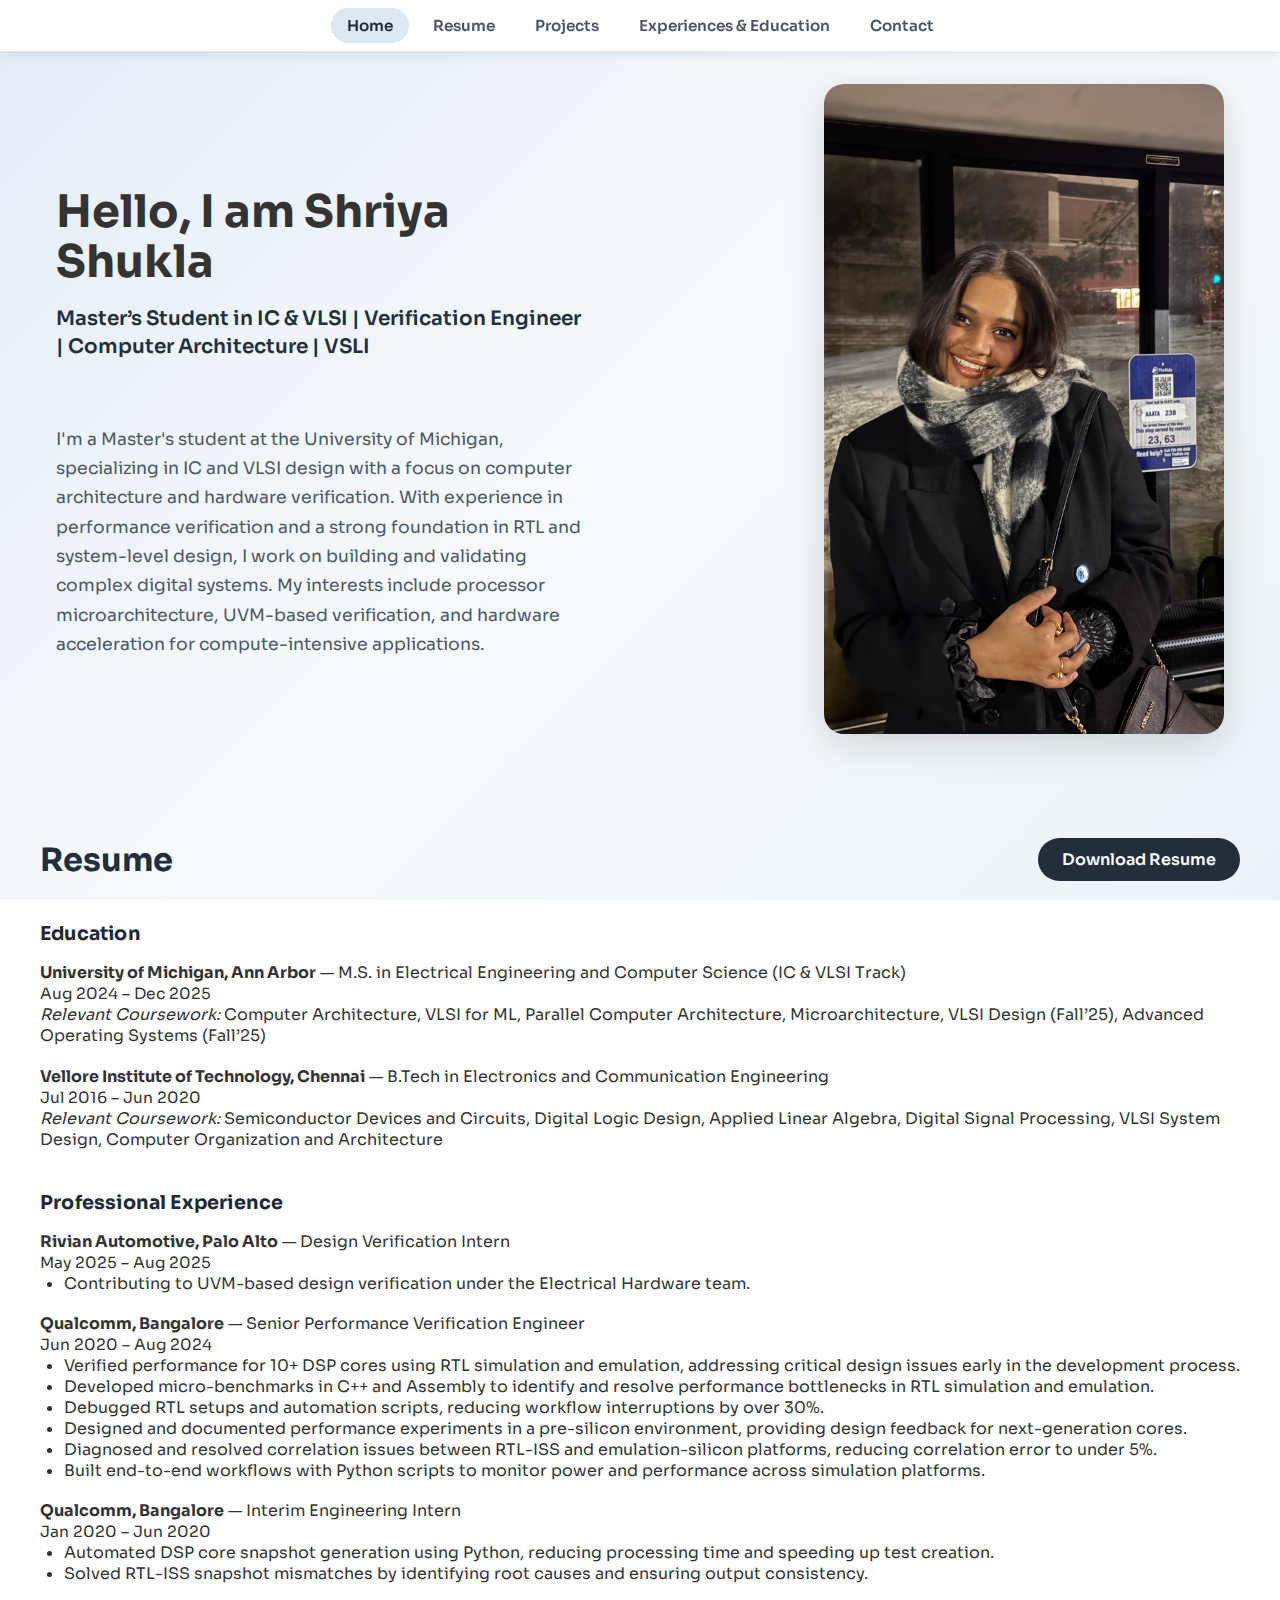
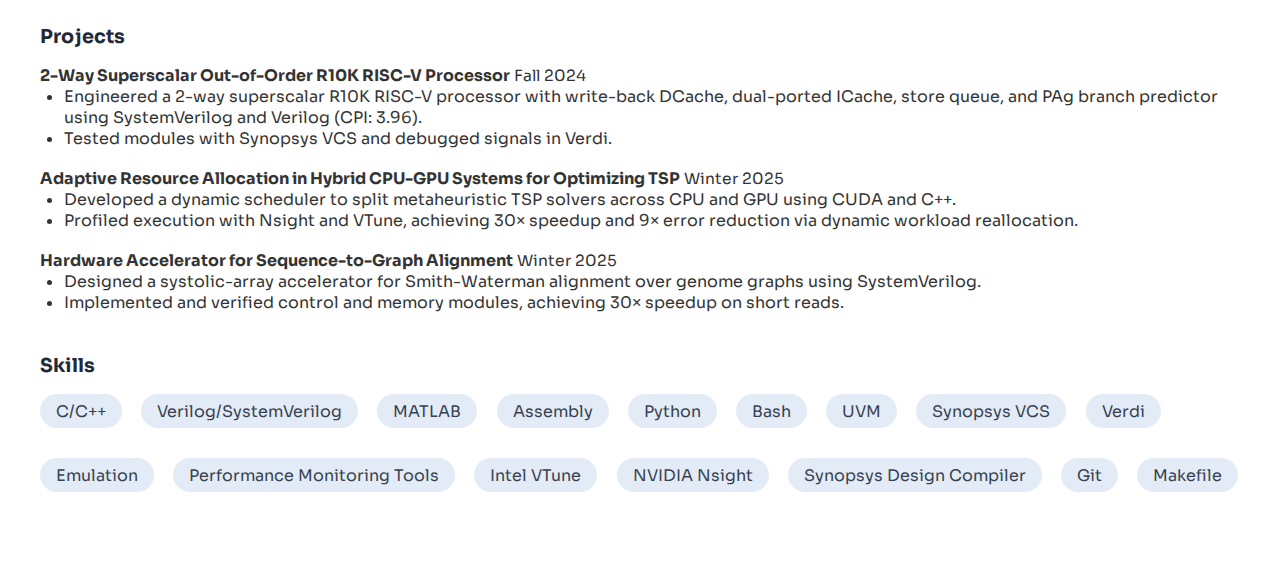
<file: index.html>
<!DOCTYPE html>
<html lang="en">
<head>
  <meta charset="UTF-8" />
  <meta name="viewport" content="width=device-width, initial-scale=1.0" />
  <title>Shriya Shukla</title>
  <link rel="stylesheet" href="style.css" />
  <link href="https://fonts.googleapis.com/css2?family=Sora:wght@400;600;700&display=swap" rel="stylesheet">
</head>
<body>
  <header>
    <nav class="navbar">
      <ul class="nav-links">
        <li><a href="#home" class="active">Home</a></li>
        <li><a href="#resume">Resume</a></li>
        <li><a href="projects.html">Projects</a></li>
        <li><a href="exp_edu.html">Experiences & Education</a></li>
        <li><a href="contact.html">Contact</a></li>
      </ul>
    </nav>
  </header>

  <main class="hero" id="home">
    <div class="hero-content">
      <div class="text-content">
        <h1 class="name">Hello, I am Shriya Shukla</h1>
        <p class="intro">Master’s Student in IC & VLSI | Verification Engineer | Computer Architecture | VSLI</p>
        <p class="about-para">I'm a Master's student at the University of Michigan, specializing in IC and VLSI design with a focus on computer architecture and hardware verification. With experience in performance verification and a strong foundation in RTL and system-level design, I work on building and validating complex digital systems. My interests include processor microarchitecture, UVM-based verification, and hardware acceleration for compute-intensive applications.</p>
      </div>
      <div class="image-content">
        <img src="Shriya.jpg" alt="Shriya Shukla">
      </div>
    </div>
  </main>

  <section id="resume" class="resume-section">
    <div class="resume-header">
      <h2>Resume</h2>
      <a href="https://shshriya.github.io/shriyashukla/Shriya_Shukla_Resume_UMich.pdf" class="download-btn" target="_blank" rel="noopener">Download Resume</a>
    </div>
    <div class="resume-content">
      <section class="resume-block">
        <h3>Education</h3>
        <ul>
          <li>
            <strong>University of Michigan, Ann Arbor</strong> — M.S. in Electrical Engineering and Computer Science (IC & VLSI Track)<br>
            <span class="resume-date">Aug 2024 – Dec 2025</span><br>
            <em>Relevant Coursework:</em> Computer Architecture, VLSI for ML, Parallel Computer Architecture, Microarchitecture, VLSI Design (Fall’25), Advanced Operating Systems (Fall’25)
          </li>
          <li>
            <strong>Vellore Institute of Technology, Chennai</strong> — B.Tech in Electronics and Communication Engineering<br>
            <span class="resume-date">Jul 2016 – Jun 2020</span><br>
            <em>Relevant Coursework:</em> Semiconductor Devices and Circuits, Digital Logic Design, Applied Linear Algebra, Digital Signal Processing, VLSI System Design, Computer Organization and Architecture
          </li>
        </ul>
      </section>
      <section class="resume-block">
        <h3>Professional Experience</h3>
        <ul>
          <li>
            <strong>Rivian Automotive, Palo Alto</strong> — Design Verification Intern<br>
            <span class="resume-date">May 2025 – Aug 2025</span>
            <ul class="resume-bullets">
              <li>Contributing to UVM-based design verification under the Electrical Hardware team.</li>
            </ul>
          </li>
          <li>
            <strong>Qualcomm, Bangalore</strong> — Senior Performance Verification Engineer<br>
            <span class="resume-date">Jun 2020 – Aug 2024</span>
            <ul class="resume-bullets">
              <li>Verified performance for 10+ DSP cores using RTL simulation and emulation, addressing critical design issues early in the development process.</li>
              <li>Developed micro-benchmarks in C++ and Assembly to identify and resolve performance bottlenecks in RTL simulation and emulation.</li>
              <li>Debugged RTL setups and automation scripts, reducing workflow interruptions by over 30%.</li>
              <li>Designed and documented performance experiments in a pre-silicon environment, providing design feedback for next-generation cores.</li>
              <li>Diagnosed and resolved correlation issues between RTL-ISS and emulation-silicon platforms, reducing correlation error to under 5%.</li>
              <li>Built end-to-end workflows with Python scripts to monitor power and performance across simulation platforms.</li>
            </ul>
          </li>
          <li>
            <strong>Qualcomm, Bangalore</strong> — Interim Engineering Intern<br>
            <span class="resume-date">Jan 2020 – Jun 2020</span>
            <ul class="resume-bullets">
              <li>Automated DSP core snapshot generation using Python, reducing processing time and speeding up test creation.</li>
              <li>Solved RTL-ISS snapshot mismatches by identifying root causes and ensuring output consistency.</li>
            </ul>
          </li>
        </ul>
      </section>
      <section class="resume-block">
        <h3>Projects</h3>
        <ul>
          <li>
            <strong>2-Way Superscalar Out-of-Order R10K RISC-V Processor</strong> <span class="resume-date">Fall 2024</span>
            <ul class="resume-bullets">
              <li>Engineered a 2-way superscalar R10K RISC-V processor with write-back DCache, dual-ported ICache, store queue, and PAg branch predictor using SystemVerilog and Verilog (CPI: 3.96).</li>
              <li>Tested modules with Synopsys VCS and debugged signals in Verdi.</li>
            </ul>
          </li>
          <li>
            <strong>Adaptive Resource Allocation in Hybrid CPU-GPU Systems for Optimizing TSP</strong> <span class="resume-date">Winter 2025</span>
            <ul class="resume-bullets">
              <li>Developed a dynamic scheduler to split metaheuristic TSP solvers across CPU and GPU using CUDA and C++.</li>
              <li>Profiled execution with Nsight and VTune, achieving 30× speedup and 9× error reduction via dynamic workload reallocation.</li>
            </ul>
          </li>
          <li>
            <strong>Hardware Accelerator for Sequence-to-Graph Alignment</strong> <span class="resume-date">Winter 2025</span>
            <ul class="resume-bullets">
              <li>Designed a systolic-array accelerator for Smith-Waterman alignment over genome graphs using SystemVerilog.</li>
              <li>Implemented and verified control and memory modules, achieving 30× speedup on short reads.</li>
            </ul>
          </li>
        </ul>
      </section>
      <section class="resume-block">
        <h3>Skills</h3>
        <ul class="skills-list">
          <li>C/C++</li>
          <li>Verilog/SystemVerilog</li>
          <li>MATLAB</li>
          <li>Assembly</li>
          <li>Python</li>
          <li>Bash</li>
          <li>UVM</li>
          <li>Synopsys VCS</li>
          <li>Verdi</li>
          <li>Emulation</li>
          <li>Performance Monitoring Tools</li>
          <li>Intel VTune</li>
          <li>NVIDIA Nsight</li>
          <li>Synopsys Design Compiler</li>
          <li>Git</li>
          <li>Makefile</li>
        </ul>
      </section>
    </div>
  </section>
</body>
</html>
</file>
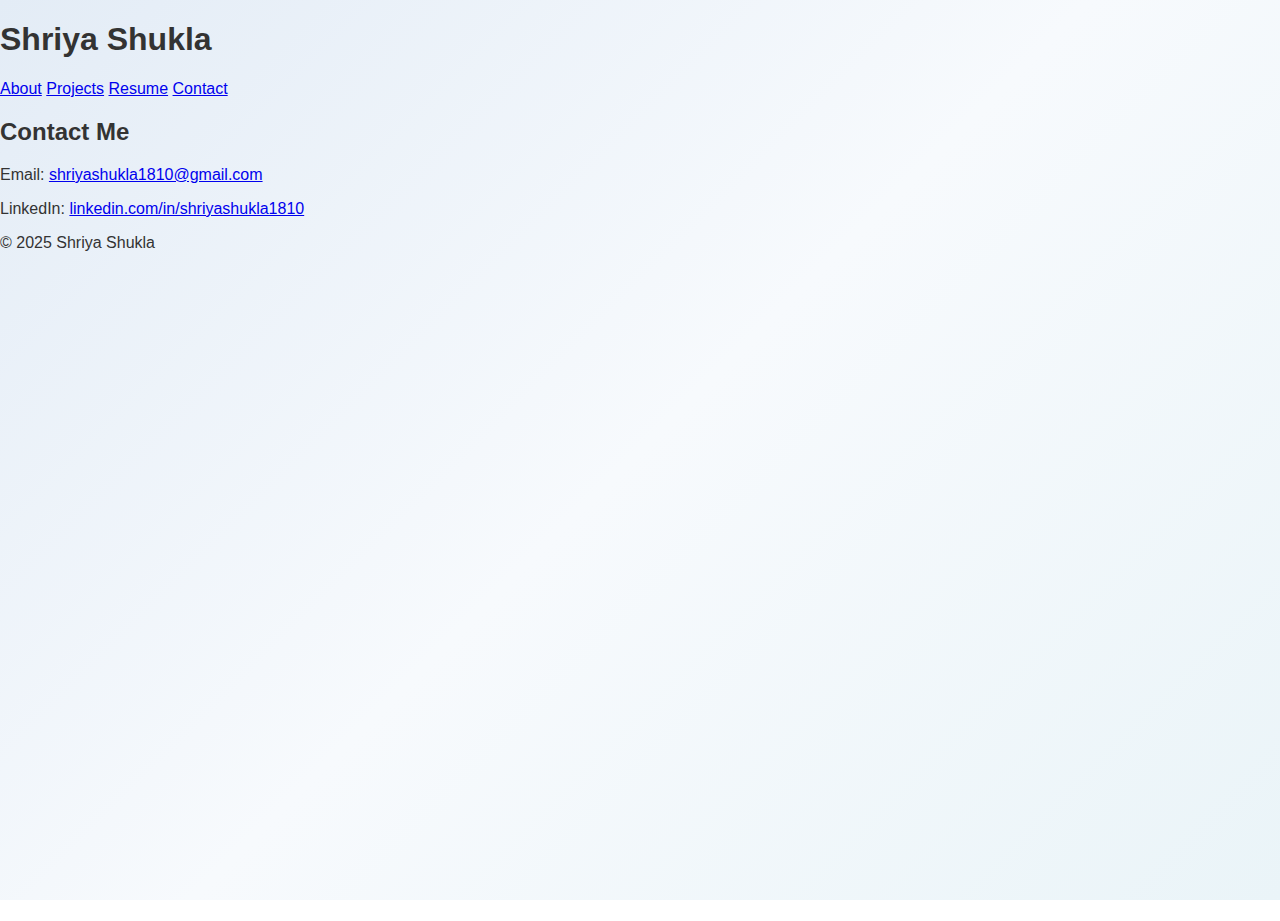
<file: contact.html>
<!DOCTYPE html>
<html lang="en">
<head>
  <meta charset="UTF-8" />
  <meta name="viewport" content="width=device-width, initial-scale=1.0" />
  <title>Contact - Shriya Shukla</title>
  <link rel="stylesheet" href="style.css" />
</head>
<body>
  <header>
    <div class="container">
      <h1>Shriya Shukla</h1>
      <nav>
        <a href="index.html#about">About</a>
        <a href="index.html#projects">Projects</a>
        <a href="index.html#resume">Resume</a>
        <a href="contact.html">Contact</a>
      </nav>
    </div>
  </header>

  <section class="section">
    <div class="container">
      <h2>Contact Me</h2>
      <p>Email: <a href="mailto:shriyashukla1810@gmail.com">shriyashukla1810@gmail.com</a></p>
      <p>LinkedIn: <a href="https://www.linkedin.com/in/shriyashukla1810/" target="_blank">linkedin.com/in/shriyashukla1810</a></p>
    </div>
  </section>

  <footer>
    <div class="container">
      <p>© 2025 Shriya Shukla</p>
    </div>
  </footer>
</body>
</html>
</file>
<file: style.css>
body {
  min-height: 100vh;
  margin: 0;
  font-family: 'Sora', sans-serif;
  background: linear-gradient(135deg, #e3ecf6, #f7fafd, #eaf4f8);
  background-attachment: fixed;
  background-repeat: no-repeat;
  background-size: cover;
  color: #333;
  scroll-behavior: smooth;
}

.navbar {
  position: fixed;
  top: 0;
  left: 0;
  right: 0;
  background: #ffffff;
  padding: 0.5rem 1rem;
  overflow-x: auto;
  box-shadow: 0 4px 12px rgba(0, 0, 0, 0.08);
  z-index: 1000;
  display: flex;
  justify-content: center;
}

.nav-links {
  list-style: none;
  display: flex;
  flex-wrap: nowrap;
  overflow-x: auto;
  gap: 0.5rem;
  margin: 0;
  padding: 0;
  scrollbar-width: none;
}

.nav-links::-webkit-scrollbar {
  display: none;
}

.nav-links a {
  display: inline-block;
  text-decoration: none;
  color: #4b5563;
  font-weight: 600;
  padding: 0.5rem 1rem;
  border-radius: 9999px;
  transition: background 0.3s, color 0.3s;
  white-space: nowrap;
  font-size: 0.95rem;
}

.nav-links a.active,
.nav-links a:hover {
  background-color: #dce7f2;
  color: #1f2937;
}

.hero {
  display: flex;
  justify-content: center;
  align-items: center;
  padding: 1.25rem 1rem; /* reduced vertical padding */
  min-height: auto;
  padding-bottom: 1rem;
  margin-bottom: 0;
}

.hero-content {
  display: flex;
  flex-direction: column;
  align-items: center;
  gap: 2rem; /* reduced gap between columns on small screens */
  max-width: 1200px;
  width: 100%;
  padding: 2rem 1.5rem; /* reduced inner padding */
}

.text-content {
  max-width: 650px;
  width: 100%;
  display: flex;
  flex-direction: column;
  align-items: flex-start;
  text-align: centre;
  gap: 0; /* We'll control spacing with margins below */
}

.name {
  font-size: 2.8rem;
  font-weight: 700;
  margin-bottom: 1.1rem;
  line-height: 1.1;
}

.intro {
  font-size: 1.25rem;
  font-weight: 600;
  color: #222e3a;
  margin-bottom: 2.2rem; /* Twice the gap as name->tagline */
  margin-top: 0;
  line-height: 1.4;
}

.about-para {
  font-size: 1.08rem;
  color: #4b5563;
  margin-top: 1.8rem; /* Space below tagline */
  margin-bottom: 0;
  line-height: 1.7;
}

.image-content {
  display: flex;
  align-items: center;
  justify-content: center;
  max-width: 500px;
  width: 100%;
  padding-left: 2rem;
}

.image-content img {
  width: 320px;
  height: auto;
  max-height: 60vh;
  border-radius: 20px;
  object-fit: cover;
}

/* Strong site-wide spacing override for all main sections */
main.hero,
.resume-section,
.projects-section,
.exp-edu-section,
.contact-section {
  padding: 1.25rem 1.5rem !important;
  margin: 0 !important;
  scroll-margin-top: 7rem;
}
/* Remove large per-section paddings that appear earlier */
.resume-section,
.projects-section,
.exp-edu-section,
.contact-section {
  padding-top: 1.25rem !important;
  padding-bottom: 1.25rem !important;
}

/* Override any per-section large paddings already declared below */
.resume-section { padding: 1.5rem 1.5rem; }
.projects-section { padding: 1.5rem 1.5rem; }
.exp-edu-section { padding: 1.5rem 1.5rem; }
.contact-section { padding: 1.5rem 1.5rem; }

@media (min-width: 900px) {
  .hero-content {
    flex-direction: row;
    align-items: center;
    justify-content: center; /* Center both columns horizontally */
    gap: 3rem;               /* Reduce space between text and image */
    padding: 4rem 2rem;
    max-width: 1200px;
    margin: 0 auto;
    width: 100%;
  }
  .text-content, .image-content {
    flex: 1 1 0;
    max-width: 50%;
  }
  .text-content {
    padding-right: 2rem;
    align-items: flex-start;
    text-align: centre;
  }
  .image-content {
    padding-left: 2rem;
    display: flex;
    justify-content: flex-end;
    align-items: center;
  }
  .image-content img {
    width: 400px;
    height: 650px;
    max-height: 80vh;
    border-radius: 20px;
    object-fit: cover;
    box-shadow: 0 10px 40px rgba(0, 0, 0, 0.15);
    display: block;
  }
}

@media (max-width: 899px) {
  .hero-content {
    flex-direction: column;
    gap: 2.5rem;
    padding: 2rem 0.5rem;
  }
  .text-content {
    align-items: center;
    text-align: center;
    padding: 0;
    max-width: 100%;
  }
  .image-content {
    padding: 0;
    max-width: 100%;
  }
  .image-content img {
    width: 95vw;
    max-width: 340px;
    height: 240px;
  }
}

/* Remove typing animation and cursor */
.typed-text, .cursor {
  display: none !important;
}

.resume-section {
  /*color: #333;*/
  /*background: linear-gradient(135deg, #e3ecf6, #f7fafd, #eaf4f8);*/
  padding: 5rem 1.5rem 4rem 1.5rem;
  scroll-margin-top: 7rem; /* Offset for fixed navbar */
  /* Reduce top spacing for the resume section that follows the hero */
  margin-top: 1rem;
  padding-top: 1rem;
}

.resume-header {
  display: flex;
  flex-direction: row;
  align-items: center;
  justify-content: space-between;
  max-width: 1200px;
  margin: 0 auto 2.5rem auto;
  gap: 1.5rem;
}

.resume-header h2 {
  font-size: 2rem;
  font-weight: 700;
  margin: 0;
  color: #222e3a;
}

.download-btn {
  background: #222e3a;
  color: #fff;
  padding: 0.7rem 1.5rem;
  border-radius: 999px;
  text-decoration: none;
  font-weight: 600;
  font-size: 1rem;
  transition: background 0.2s;
  border: none;
  display: inline-block;
}
.download-btn:hover {
  background: #3b4b5a;
}

.resume-content {
  max-width: 1200px;
  margin: 0 auto;
}

.resume-block {
  margin-bottom: 2.5rem;
}

.resume-block h3 {
  font-size: 1.2rem;
  font-weight: 700;
  margin-bottom: 1rem;
  color: #1f2937;
  letter-spacing: 0.01em;
}

.resume-block ul {
  list-style: none;
  padding: 0;
  margin: 0;
}

.resume-block > ul > li {
  margin-bottom: 1.2rem;
}

.resume-date {
  font-size: 0.97em;
  color: inherit; /* or use your preferred color */
}

.resume-bullets {
  list-style-type: disc !important;
  padding-left: 1.5em !important;
  margin-left: 0 !important;
}

.resume-bullets li {
  display: list-item;
}

.skills-list {
  display: flex;
  flex-wrap: wrap;
  gap: 0.7rem 1.2rem;
  margin-top: 0.5rem;
  color: #374151;
  font-size: 1rem;
}

.skills-list li {
  background: #e3ecf6;
  border-radius: 999px;
  padding: 0.4em 1em;
  margin: 0;
}

.projects-section {
  padding: 5rem 1.5rem 4rem 1.5rem;
  scroll-margin-top: 7rem;
}

.projects-header {
  max-width: 1200px;
  margin: 0 auto 2.5rem auto;
}

.projects-header h2 {
  font-size: 2rem;
  font-weight: 700;
  margin: 0;
  color: #222e3a;
}

.projects-content {
  max-width: 1200px;
  margin: 0 auto;
}

.project-block {
  margin-bottom: 2.5rem;
}

.project-block h3 {
  font-size: 1.15rem;
  font-weight: 700;
  margin-bottom: 0.7rem;
  color: #1f2937;
  letter-spacing: 0.01em;
}

.project-bullets {
  margin-top: 0.3rem;
  margin-left: 1.2rem;
  list-style: disc;
  color: #374151;
  font-size: 1rem;
}

.exp-edu-section {
  padding: 5rem 1.5rem 4rem 1.5rem;
  scroll-margin-top: 7rem;
}

.exp-edu-header {
  max-width: 1200px;
  margin: 0 auto 2.5rem auto;
}

.exp-edu-header h2 {
  font-size: 2rem;
  font-weight: 700;
  margin: 0;
  color: #222e3a;
}

.exp-edu-content {
  max-width: 1200px;
  margin: 0 auto;
}

.exp-block, .edu-block {
  margin-bottom: 2.5rem;
}

.exp-block h3, .edu-block h3 {
  font-size: 1.2rem;
  font-weight: 700;
  margin-bottom: 1rem;
  color: #1f2937;
  letter-spacing: 0.01em;
}

.exp-block ul, .edu-block ul {
  list-style: none;
  padding: 0;
  margin: 0;
}

.exp-block > ul > li, .edu-block > ul > li {
  margin-bottom: 1.2rem;
}

.timeline {
  position: relative;
  margin: 3rem auto;
  padding-left: 40px;
  max-width: 700px;
  border-left: 3px solid #b5c7d3;
}

.timeline-item {
  position: relative;
  margin-bottom: 3rem;
}

.timeline-dot {
  position: absolute;
  left: -11px;
  top: 0.5em;
  width: 18px;
  height: 18px;
  background: #222e3a;
  border-radius: 50%;
  border: 3px solid #fff;
  box-shadow: 0 0 0 2px #b5c7d3;
}

.timeline-content {
  margin-left: 30px;
  background: rgba(255,255,255,0.85);
  padding: 1rem 1.5rem;
  border-radius: 8px;
  box-shadow: 0 2px 12px 0 rgba(0,0,0,0.03);
}

.timeline-content h3 {
  margin: 0 0 0.2em 0;
  font-size: 1.1rem;
  font-weight: 600;
  color: #1f2937;
}

.timeline-content .resume-date {
  font-size: 0.97em;
  color: #6b7280;
  margin-bottom: 0.3em;
  display: block;
}

.timeline-content p {
  margin: 0.2em 0 0 0;
  color: #374151;
  font-size: 1em;
}

@media (max-width: 600px) {
  .timeline {
    padding-left: 20px;
  }
  .timeline-content {
    padding: 0.8rem 1rem;
    font-size: 0.97em;
  }
}

.contact-section {
  padding: 5rem 1.5rem 4rem 1.5rem;
  scroll-margin-top: 7rem;
}

.contact-header {
  max-width: 1200px;
  margin: 0 auto 2.5rem auto;
}

.contact-header h2 {
  font-size: 2rem;
  font-weight: 700;
  margin: 0;
  color: #222e3a;
}

.contact-content {
  max-width: 600px;
  margin: 0 auto;
  display: flex;
  flex-direction: column;
  gap: 2.5rem;
}

.contact-links {
  display: flex;
  flex-direction: column;
  gap: 1.2rem;
}

.contact-link {
  display: flex;
  align-items: center;
  gap: 0.7rem;
  font-size: 1.1rem;
  color: #1f2937;
  text-decoration: none;
  font-weight: 600;
  transition: color 0.2s;
}

.contact-link:hover {
  color: #2563eb;
}

.contact-icon {
  width: 1.5em;
  height: 1.5em;
  vertical-align: middle;
  filter: grayscale(1) brightness(0.5);
}

.contact-form {
  display: flex;
  flex-direction: column;
  gap: 1rem;
  background: rgba(255,255,255,0.85);
  padding: 2rem 1.5rem;
  border-radius: 10px;
  box-shadow: 0 2px 12px 0 rgba(0,0,0,0.03);
}

.contact-form label {
  font-weight: 600;
  color: #374151;
  margin-bottom: 0.2rem;
}

.contact-form input,
.contact-form textarea {
  font-family: inherit;
  font-size: 1rem;
  padding: 0.7rem 1rem;
  border: 1.5px solid #b5c7d3;
  border-radius: 6px;
  background: #f7fafd;
  color: #222e3a;
  resize: vertical;
}

.contact-form input:focus,
.contact-form textarea:focus {
  outline: none;
  border-color: #2563eb;
  background: #fff;
}

.send-btn {
  background: #222e3a;
  color: #fff;
  padding: 0.7rem 1.5rem;
  border-radius: 999px;
  font-weight: 600;
  font-size: 1rem;
  border: none;
  cursor: pointer;
  margin-top: 0.5rem;
  transition: background 0.2s;
}

.send-btn:hover {
  background: #3b4b5a;
}
</file>
